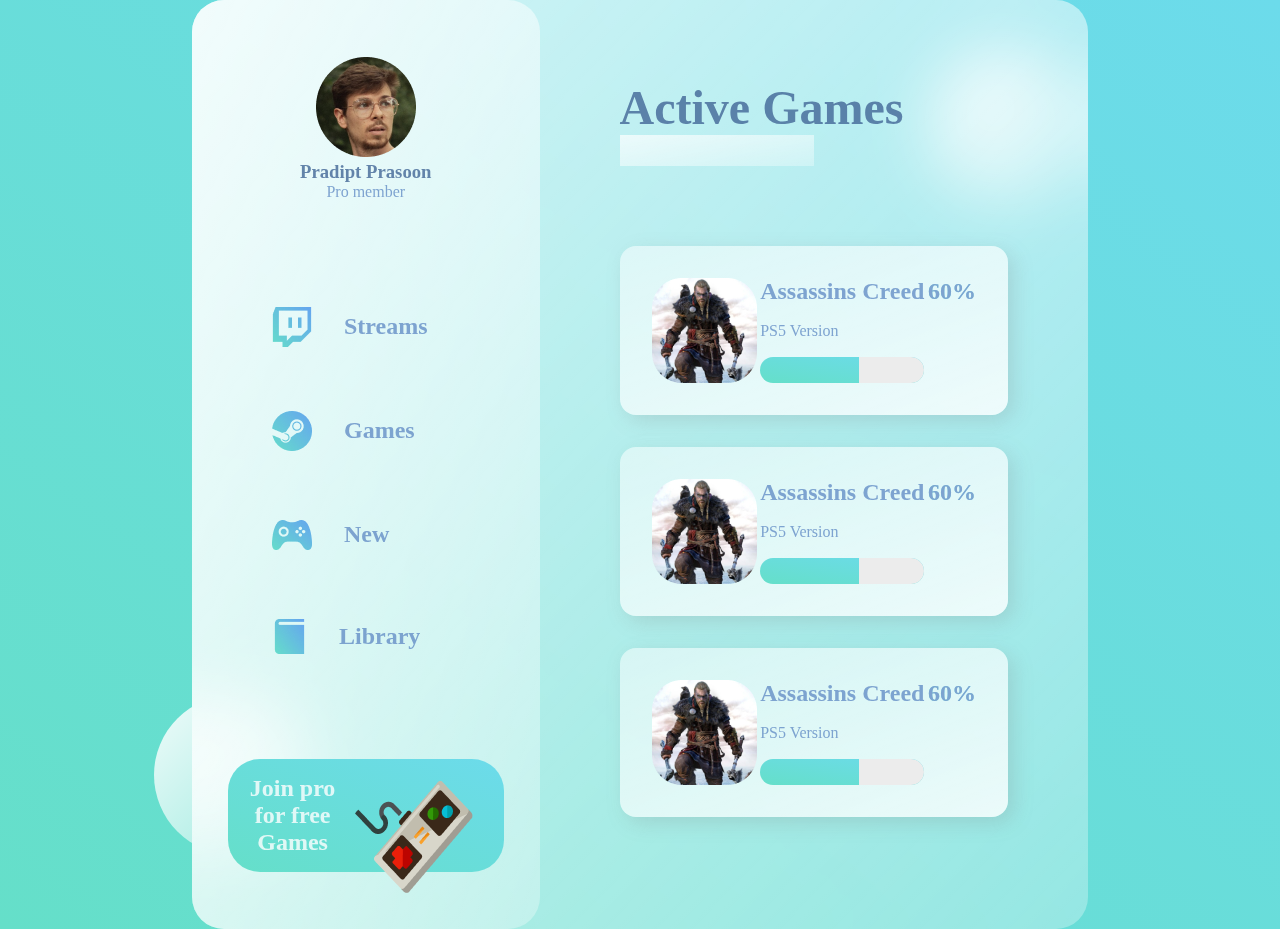
<file: June/Glass Website/index.html>
<!DOCTYPE html>
<html lang="en">
<head>
    <meta charset="UTF-8">
    <meta name="viewport" content="width=device-width, initial-scale=1.0">
    <title>Document</title>
    <link rel="stylesheet" href="custom.css">
</head>
<body>
    <main>
        <section class="glass">
            <div class="dashboard">
                <div class="user">
                    <img src="Images/avatar.png" alt="">
                    <h3>Pradipt Prasoon</h3>
                    <p>Pro member</p>
                </div>
                <div class="links">
                    <div class="link">
                        <img src="Images/twitch.png" alt="">
                        <h2>Streams</h2>
                    </div>
                    <div class="link">
                        <img src="Images/steam.png" alt="">
                        <h2>Games</h2>
                    </div><div class="link">
                        <img src="Images/upcoming.png" alt="">
                        <h2>New</h2>
                    </div><div class="link">
                        <img src="Images/library.png" alt="">
                        <h2>Library</h2>
                    </div>
                </div>
                <div class="pro">
                    <h2>Join pro for free Games</h2>
                    <img src="Images/controller.png" alt="">
                </div>
            </div>
            <div class="games">
                <div class="status">
                    <h1>Active Games</h1>
                    <input type="text" />
                </div>  
                <div class="cards">
                    <div class="card">
                        <img src="Images/assassins.png" alt="">
                        <div class="card-info">
                            <h2>Assassins Creed</h2>
                            <p>PS5 Version</p>
                            <div class="progress"></div>
                        </div>
                        <h2 class="Percentage">60%</h2>
                    </div>
                    <div class="card">
                        <img src="Images/assassins.png" alt="">
                        <div class="card-info">
                            <h2>Assassins Creed</h2>
                            <p>PS5 Version</p>
                            <div class="progress"></div>
                        </div>
                        <h2 class="Percentage">60%</h2>
                    </div>
                    <div class="card">
                        <img src="Images/assassins.png" alt="">
                        <div class="card-info">
                            <h2>Assassins Creed</h2>
                            <p>PS5 Version</p>
                            <div class="progress"></div>
                        </div>
                        <h2 class="Percentage">60%</h2>
                    </div>
                </div>
            </div>
           
        </section>
    </main>
    <div class="circle1"></div>
    <div class="circle2"></div>

</body>
</html>
</file>
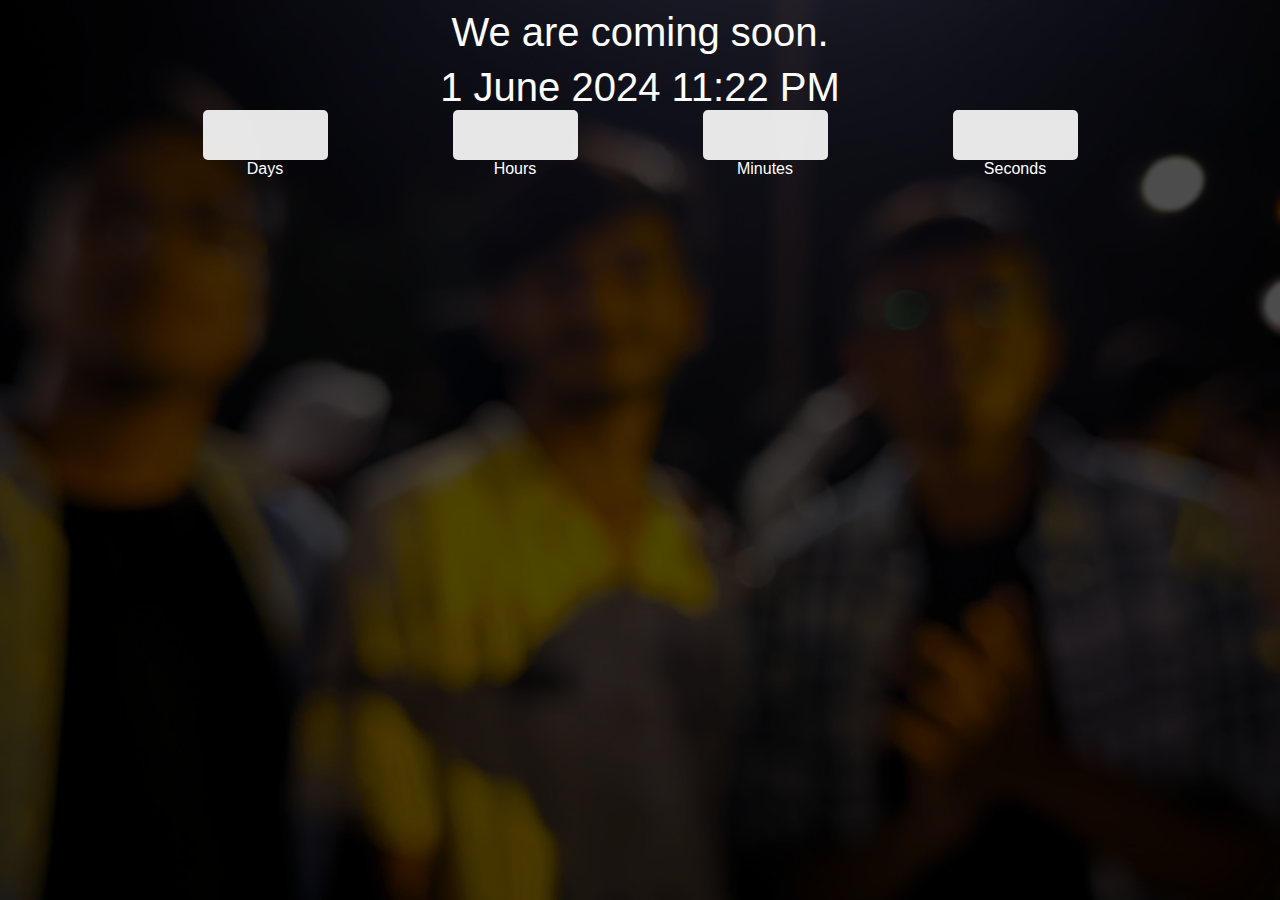
<file: countDownApp/countDownApp.html>
<!DOCTYPE html>
<html lang="en">
<head>
    <meta charset="UTF-8">
    <meta name="viewport" content="width=device-width, initial-scale=1.0">
    <title>CountDown App</title>
    <link rel="stylesheet" href="app.css">
</head>
<body>
    
    <div class="main">
        <div class="overlay">
           <div class="title">We are coming soon.</div>
            <div class="title" id="end-date">20 March 2022 10:00 PM</div> 
            <div class="col">
                <div>
                    <input type="text" readonly>
                    <br>
                    <label for="">Days</label>
                </div>
                <div>
                    <input type="text" readonly>
                    <br>
                    <label for="">Hours</label>
                </div><div>
                    <input type="text" readonly>
                    <br>
                    <label for="">Minutes</label>
                </div><div>
                    <input type="text" readonly>
                    <br>
                    <label for="">Seconds</label>
                </div>
                
            </div>
        </div>
    </div>

    <script src="countDown.js"></script>
</body>
</html>
</file>
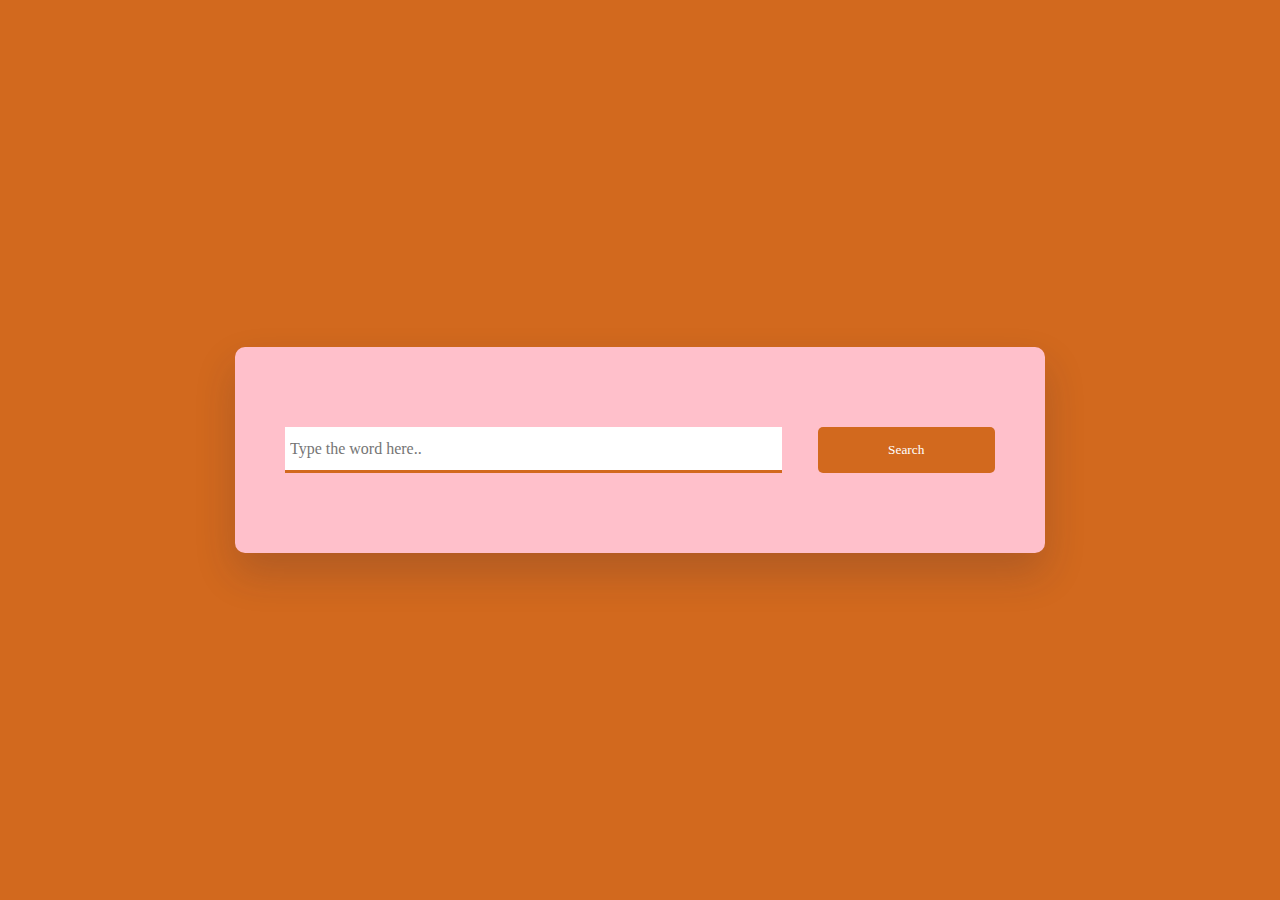
<file: Dictionary/Dictionary.html>
<!DOCTYPE html>
<html lang="en">
<head>
    <meta charset="UTF-8">
    <meta name="viewport" content="width=device-width, initial-scale=1.0">
    <title>Dictionary Website</title>
    <link rel="stylesheet" href="">
    <link rel="stylesheet" href="https://cdnjs.cloudflare.com/ajax/libs/font-awesome/6.5.2/css/all.min.css">
    <link rel="stylesheet" href="style.css">
</head>
<body>
    <audio id="sound" src=""></audio>
    <div class="container">
        <div class="search-box">
            <input type="text" placeholder="Type the word here.." id="inp-word">
            <button id="search-btn">Search</button>
        </div>
        <div class="result" id="result">
            
        </div>
    </div>

    <script src="script.js"></script>
</body>
</html>
</file>
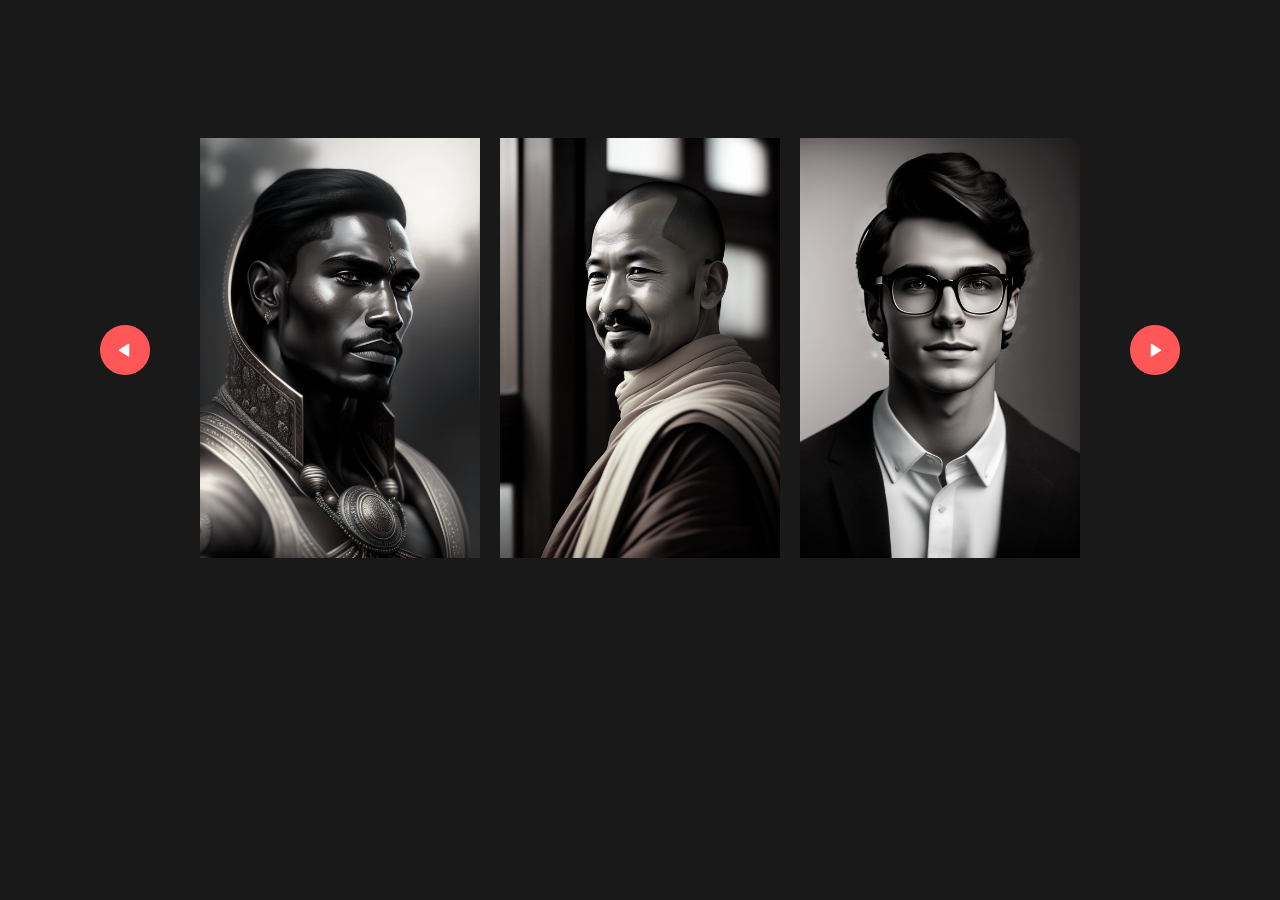
<file: imageScroller/scroll.html>
<!DOCTYPE html>
<html lang="en">
<head>
    <meta charset="UTF-8">
    <meta name="viewport" content="width=device-width, initial-scale=1.0">
    <title>Image Scroller</title>
    <link rel="stylesheet" href="gallery.css">
</head>
<body>
    <div class="gallery-wrap">
        <img src="images/back.png" id="backBtn" >
        <div class="gallery">
            <div>
                <span><img src="images/Portrait of a Kundavai.jpg"></span>
                <span><img src="images/close up portrait of a monk clicking pictures with.jpg"></span>
                <span><img src="images/beautiful young man wearing glasses.jpg" ></span>
            </div>
            <div>
                <span><img src="images/an exhausted christian bale as shinji ikari in his.jpg"></span>
                <span><img src="images/a draw of a blind man with a hat.jpg"></span>
                <span><img src="images/a _ fantasy _ style _ portrait _ painting _ of bar.jpg" ></span>
            </div>
        </div>
        <img src="images/next.png" id="nextBtn">
    </div>
    

<script>

    let scrollContainer = document.querySelector(".gallery");
    let backBtn = document.querySelector("backBtn");
    let nextBtn = document.querySelector("nextBtn");

    scrollContainer.addEventListener("wheel", (evt) => {
        evt.preventDefault();
        scrollContainer.scrollLeft += evt.deltaY;
        scrollContainer.style.scrollBehavior = "auto";
    });

    nextBtn.addEventListener("click", ()=>{
        scrollContainer.style.scrollBehavior = "smooth";
        scrollContainer.scrollLeft +=900 ;
    });

    backBtn.addEventListener("click", ()=>{
        scrollContainer.style.scrollBehavior = "smooth";
        scrollContainer.scrollLeft -=900 ;
    });


</script>
</body>
</html>
</file>
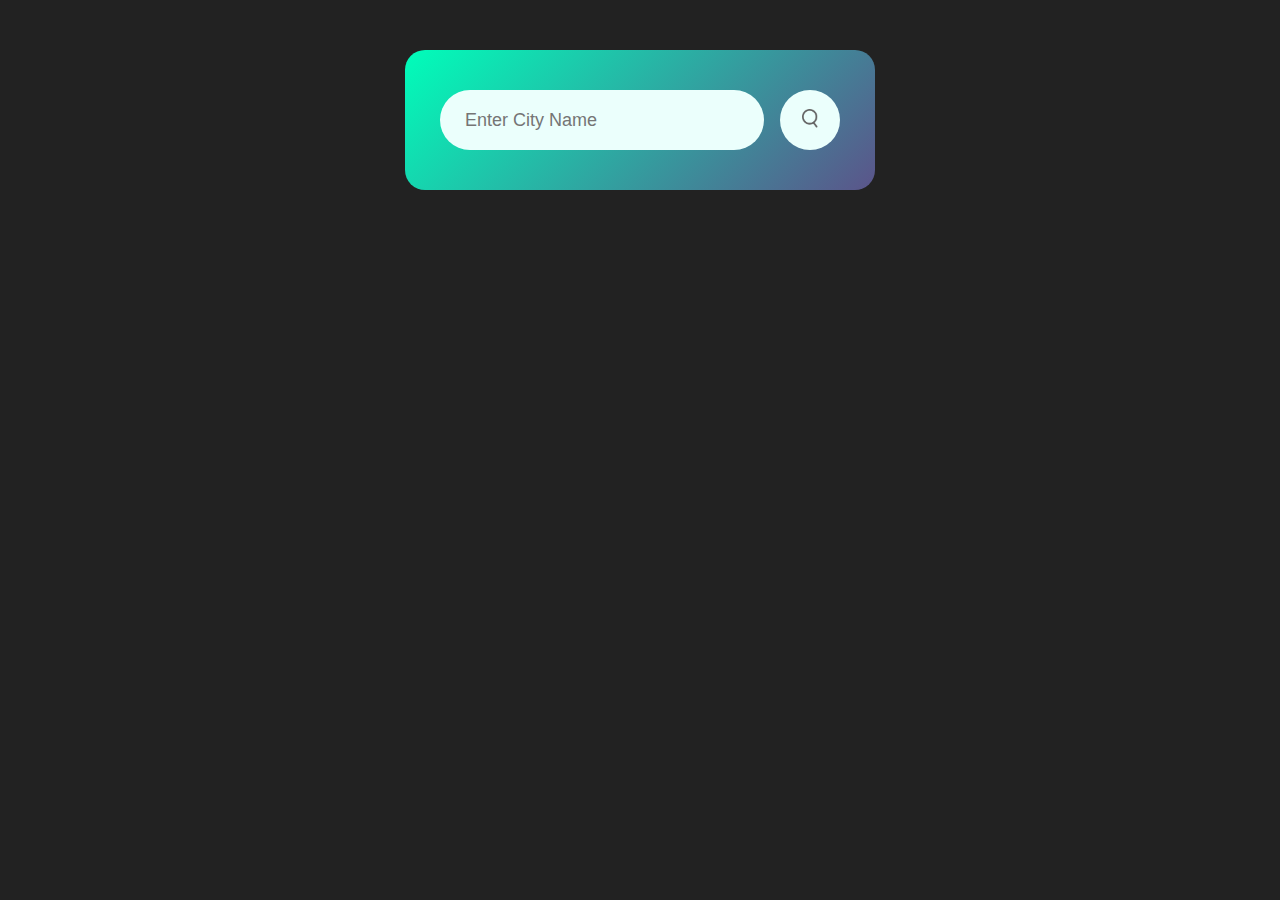
<file: Weather/Weather.html>
<!DOCTYPE html>
<html lang="en">
<head>
    <meta charset="UTF-8">
    <meta name="viewport" content="width=device-width, initial-scale=1.0">
    <title>Weather App</title>
    <link rel="stylesheet" href="climate.css">
</head>
<body>
    
    <div class="card">
        <div class="search">
            <input type="text" placeholder="Enter City Name" spellcheck="false">
            <button><img src="images/search.png"></button>
        </div>
        <div class="error">
            <p>Invalid city name</p>
        </div>
        <div class="weather">
            <img src="images/rain.png" class="weather-icon">
            <h1 class="temp">22°C</h1>
            <h2 class="city">New York</h2>
            <div class="details">
                <div class="col">
                    <img src="images/humidity.png" >
                    <div>
                        <p class="humidity">50%</p>
                        <p>Humidity</p>
                    </div>
                </div>
                <div class="col">
                    <img src="images/wind.png" >
                    <div>
                        <p class="wind">15 km/hr</p>
                        <p>Wind Speed</p>
                    </div>
                </div>
            </div>
        </div>
    </div>

<script>
const apiKey = "b63c3d1f752828726ceefc3bb5579116";
const apiUrl = "https://api.openweathermap.org/data/2.5/weather?units=metric&q=";
const searchBox = document.querySelector(".search input");
const searchBtn = document.querySelector(".search button");
const weatherIcon = document.querySelector(".weather-icon")

async function checkWeather(city){
            const response = await fetch(apiUrl + city + `&appid=${apiKey}`);

            if(response.status == 404){
                document.querySelector(".error").style.display = "block";
                document.querySelector(".weather").style.display = "none";
            }
            else{
                var data = await response.json();

            document.querySelector(".city").innerHTML = data.name;
            document.querySelector(".temp").innerHTML = Math.round(data.main.temp) + "°C";
            document.querySelector(".humidity").innerHTML = data.main.humidity +"%";
            document.querySelector(".wind").innerHTML = data.wind.speed + "km/hr";

            if(data.weather[0].main == "Clouds"){
                weatherIcon.src = "images/clouds.png"
            }
            else if(data.weather[0].main == "Rain"){
                weatherIcon.src = "images/rain.png"
            }
            else if(data.weather[0].main == "Clear"){
                weatherIcon.src = "images/clear.png"
            }
            else if(data.weather[0].main == "Drizzle"){
                weatherIcon.src = "images/drizzle.png"
            }
            else if(data.weather[0].main == "Mist"){
                weather.Icon.src = "images/mist.png"
            }

            document.querySelector(".weather").style.display = "block";
            document.querySelector(".error").style.display = "none";

            }

            

}

searchBtn.addEventListener("click", ()=>{
    checkWeather(searchBox.value);
})
     

</script>
</body>
</html>
</file>
<file: June/Glass Website/custom.css>
*{
    margin: 0;
    padding: 0;
    box-sizing: border-box;
}
h1{
    color: #426696;
    font-weight: 600;
    font-size: 3rem;
    opacity: 0.8;
}
h3{
    color: #426696;
    font-weight: 600; 
    opacity: 0.8;

}
h2, p{
    color: #658ec6;
    font-size: 500;
    opacity: 0.8;
}
main{
    font-family: Cambria, Cochin, Georgia, Times, 'Times New Roman', serif;
    min-height: 100vh;
    /* min-width: 120vh; */
    background: linear-gradient(to right top, #65dfc9, #6cdbeb);
    display: flex;
    align-items: center;
    justify-content: center;
}
.glass{
    background: white;
    min-height: 80vh;
    width: 70%;
    background: linear-gradient(to right bottom, rgba(255, 255, 255,0.7), rgba(255, 255, 255,0.3));
    border-radius: 2rem;
    z-index: 2;
    backdrop-filter: blur(2rem);
    display: flex;
}
.circle1, .circle2{
    background: white;
    background: linear-gradient(to right bottom, rgba(255, 255, 255,0.9), rgba(255, 255, 255,0.3));
    border-radius: 50%;   
    height: 10rem;
    width: 10rem;
    position: absolute;
}

.circle1{
    top: 5%;
    right: 15%;
}
.circle2{
    bottom: 5%;
    left: 12%;
}
.dashboard{
    flex: 1;
    display: flex;
    flex-direction: column;
    align-items: center;
    justify-content: space-evenly;
    text-align: center;
    background: linear-gradient(to right bottom, rgba(255, 255, 255,0.7), rgba(255, 255, 255,0.3));
    border-radius: 2rem;
}
.link{
    display: flex;
    margin: 2rem 0rem;
    padding: 1rem 5rem;
    align-items: center;
}
.link h2{
    padding: 0rem 2rem;
}
.games{
    flex: 2;
}
.pro{
    background: linear-gradient(to right top, #65dfc9, #6cdbeb);
    border-radius: 2rem;
    color: white;
    padding: 1rem;
    /* display: flex; */
    position: relative;
}
.pro img{
    position: absolute;
    top: -10%;
    right: 10%;
}
.pro h2{
    width: 40%;
    color: white;
    font-weight: 600;
}

/* Games */

.status{
    margin-bottom: 3rem;
}
.status input{
    background: linear-gradient(to right bottom, rgba(255, 255, 255,0.7), rgba(255, 255, 255,0.3));
    border: none;
    width: 50%;
    padding: 0.5rem;
    border: 2rem;
}
.games{
    margin: 5rem;
    display: flex;
    flex-direction: column;
    justify-content: space-evenly;
}
.card{
    display: flex;
    background: linear-gradient(to left top, rgba(255,255,255,0.8), rgba(255,255,255,0.5));
    border-radius: 1rem;
    margin: 2rem 0rem;
    padding: 2rem;
    box-shadow: 6px 6px 20px rgba(122, 122, 122, 0.212);
    justify-content: space-between;
}
.progress{
    background: linear-gradient(to right top, #65dfc9, #6cdbeb);
    width: 100%;
    height: 25%;
    border-radius: 1rem;
    position: relative;
    overflow: hidden;
}
.progress::after {
    content: "";
    width: 100%;
    height: 100%;
    background: rgb(236,236,236);
    position: absolute;
    left: 60%;
}
.card-info{
    display: flex;
    flex-direction: column;
    justify-content: space-between;
}
.Percentage{
    
    font-weight: bolder;
    background: linear-gradient(to right top, #65dfc9, #6cdbeb);
    -webkit-background-clip: text;
    -webkit-text-fill-color: transparent(20%);
}
</file>
<file: countDownApp/app.css>
*{
    margin: 0;
    padding: 0;
    box-sizing: border-box;
    font-family: 'Poppins', sans-serif;
}
@import url('https://fonts.googleapis.com/css2?family=Poppins:ital,wght@0,100;0,200;0,300;0,400;0,500;0,600;0,700;0,800;0,900;1,100;1,200;1,300;1,400;1,500;1,600;1,700;1,800;1,900&display=swap');
.main{
    width: 100%;
    height: 100vh;
    background: url('AGC_20230930_205925110.PORTRAIT.jpg') center center;
    background-size: cover;

}
.overlay{
    width: 100%;
    height: 100%;
    display: flex;
    align-items: center;
    flex-direction: column;
    background-color: rgba(0,0,0,0.7);
}
.title{
    margin-top: 10px;
    color: white;
    text-align: center;
    font-size: 2.5rem;
}
.col{
    width: 1000px;
    display: flex;
    justify-content: center;
    color: white;
}
.col div{
    width: 250px;
    text-align: center;

}
input{
    background-color: rgba(255,255,255,0.9);
    border-color: transparent;
    border-radius: 5px;
    width: 50%;
    height: 50px;
    text-align: center;
    font-size: 30px;
}
</file>
<file: Dictionary/style.css>
*{
    margin: 0;
    padding: 0;
    box-sizing: border-box;
}
*:not(i){
    font-family: Cambria, Cochin, Georgia, Times, 'Times New Roman', serif;
}
body{
    background-color: chocolate;
}
.container{
    background-color: pink;
    width: 90vmin;
    position: absolute;
    transform: translate(-50%, -50%);
    top: 50%;
    left: 50%;
    padding: 80px 50px ;
    border-radius: 10px;
    box-shadow: 0 20px 40px rgba(38, 33, 61, 0.2);
}
.search-box{
    width: 100%;
    display: flex;
    justify-content: space-between;
}
.search-box input{
    padding: 5px;
    width: 70%;
    border: none;
    outline: none;
    border-bottom: 3px solid chocolate;
    font-size: 16px;
}
.search-box button{
    padding: 15px 0;
    width: 25%;
    background-color: chocolate;
    border: none;
    outline: none;
    color: #ffffff;
    border-radius: 5px;
}
.result{
    position: relative;
}
.result h3{
    font-size: 30px;
    color: #1f194c;
}
.result .word{
    display: flex;
    justify-content: space-between;
    margin-top: 80px;
}
.result button{
    background-color: transparent;
    color: chocolate;
    border: none;
    outline: none;
    font-size: 18px;
}
.result .details{
    display: flex;
    gap: 10px;
    color: #b3b6d4;
    margin: 5px 0 20px 0;
    font-size: 14px;
}
.word-meaning{
    color: #575a7b;
}
.word-example{
    color: #575a7b;
    font-style: italic;
    border-left: 5px solid chocolate;
    padding-left: 20px;
    margin-top: 30px;
}
.error{
    margin-top: 80px;
    text-align: center;
}
</file>
<file: imageScroller/gallery.css>
*{
    margin: 0;
    padding: 0;
    font-family: 'Poppins', sans-serif;
    box-sizing: border-box;
}
body{
    background: #191919;
}
.gallery{
    width: 900px;
    display: flex;
    overflow-x: scroll;
}
.gallery div{
    width: 100%;
    display: grid;
    grid-template-columns: auto auto auto;
    grid-gap: 20px;
    padding: 10px;
    flex: none;
}
.gallery div img{
    width: 100%;
    filter: grayscale(90%);
    transition: transform 0.3s;

}
.gallery::-webkit-scrollbar{
    display: none;
}
.gallery-wrap{
    display: flex;
    align-items: center;
    justify-content: center;
    margin: 10% auto;
}
#backBtn, #nextBtn {
    width: 50px;
    cursor: pointer;
    margin: 40px;
}
.gallery div img:hover{
    filter: grayscale(0);
    cursor: pointer;
    transform: scale(1.1);
}
</file>
<file: Weather/climate.css>
*{
    margin:0;
    padding: 0;
    font-family: 'Poppins', sans-serif;
    box-sizing: border-box;
}
body{
    background-color: #222;
}

.card{
    width: 90%;
    max-width: 470px;
    background: linear-gradient(135deg,#00feba,#5b548a);
    color: #fff;
    margin: 50px auto 0;
    border-radius: 20px;
    padding: 40px 35px;
    text-align: center;
}
.search{
    width: 100%;
    display: flex;
    align-items: center;
    justify-content: space-between;
}
.search input{
    border: 0;
    outline: 0;
    background: #ebfffc;
    columns: #555;
    padding: 10px 25px;
    height: 60px;
    border-radius: 30px;
    flex: 1;
    margin-right: 16px;
    font-size: 18px;
}
.search button{
    border: 0;
    outline: 0;
    background: #ebfffc;
    border-radius: 50%;
    width: 60px;
    height: 60px;
    cursor: pointer;
}
.search button img{
    width: 16px;
}
.weather_icon{
    width: 170px;
    margin-top: 30px;
}
.weather h1{
    font-size: 80px;
    font-weight: 500;
}
.weather h2{
    font-size: 45px;
    font-weight: 400;
    margin-top: -10px;
}
.details{
    display: flex;
    align-items: center;
    justify-content: space-between;
    padding: 0 20px;
    margin-top: 50px;
}
.col{
    display: flex;
    align-items: center;
    text-align: left;
}
.col img{
    width: 40px;
    margin-right: 10px;
}
.humidity, .wind{
    font-size: 28px;
    margin-top: -6px;
}
.weather{
    display: none;
}
.error{
    text-align: left;
    margin-left: 10px;
    font-size: 14px;
    margin-top: 10px;
    display: none;
}
</file>
